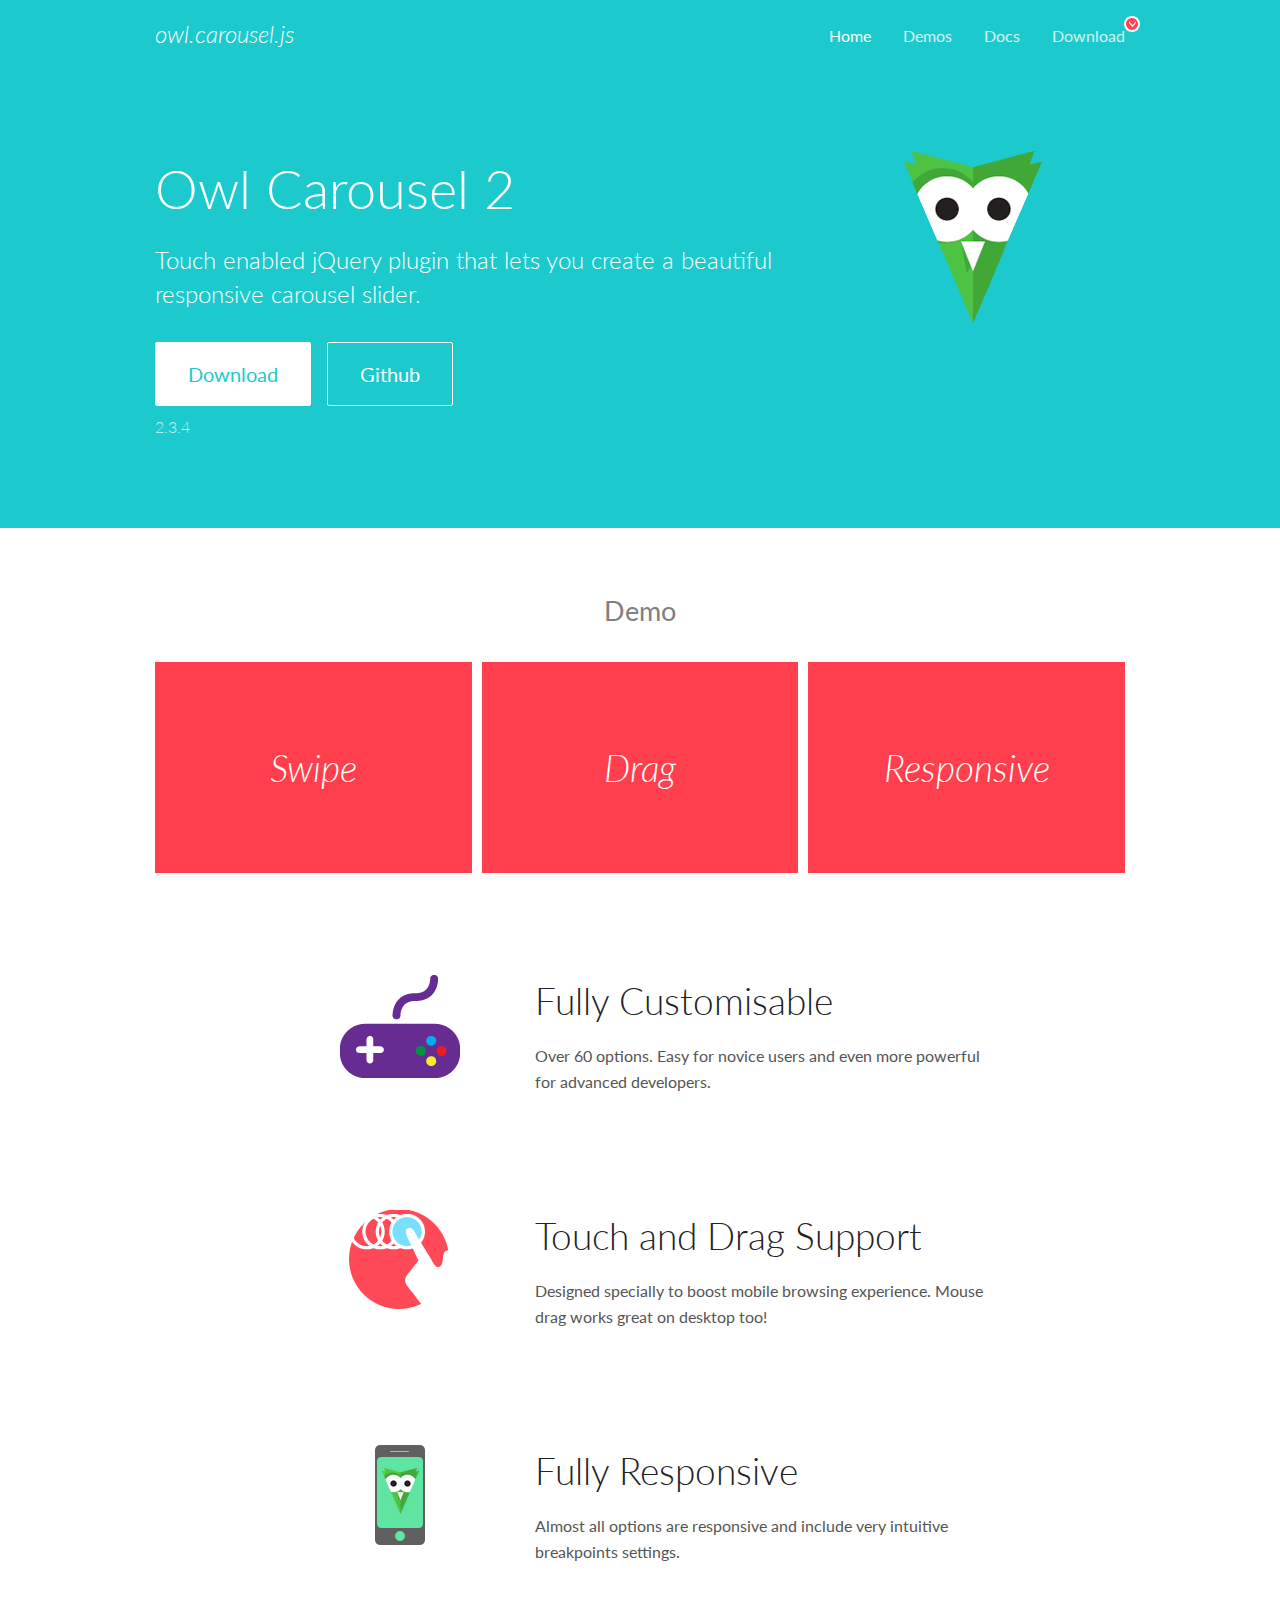
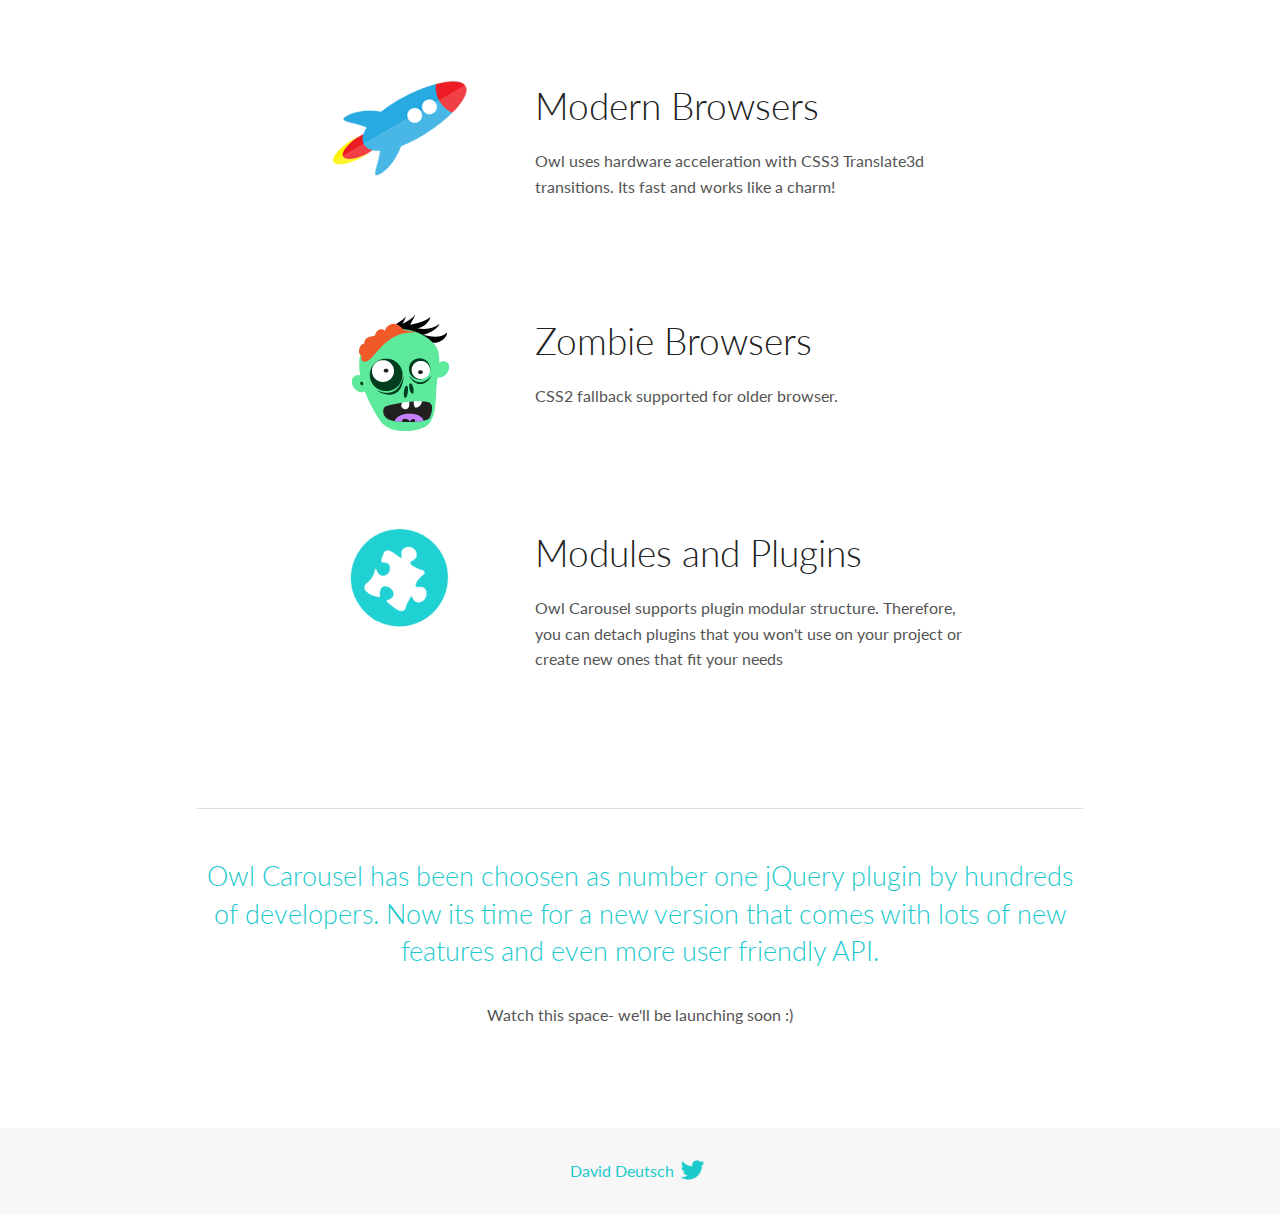
<file: OwlCarousel2-2.3.4/docs/index.html>
<!DOCTYPE html>
<html lang="en">
  <head>

    <!-- head -->
    <meta charset="utf-8">
    <meta name="msapplication-tap-highlight" content="no" />
    <meta name="viewport" content="width=device-width, initial-scale=1.0" />
    <meta name="description" content="Touch enabled jQuery plugin that lets you create beautiful responsive carousel slider.">
    <meta name="author" content="David Deutsch">
    <title>
      Home | Owl Carousel | 2.3.4
    </title>

    <!-- Stylesheets -->
    <link href='https://fonts.googleapis.com/css?family=Lato:300,400,700,400italic,300italic' rel='stylesheet' type='text/css'>
    <link rel="stylesheet" href="assets/css/docs.theme.min.css">

    <!-- Owl Stylesheets -->
    <link rel="stylesheet" href="assets/owlcarousel/assets/owl.carousel.min.css">
    <link rel="stylesheet" href="assets/owlcarousel/assets/owl.theme.default.min.css">

    <!-- HTML5 shim and Respond.js IE8 support of HTML5 elements and media queries -->

    <!--[if lt IE 9]>
      <script src="https://oss.maxcdn.com/libs/html5shiv/3.7.0/html5shiv.js"></script>
      <script src="https://oss.maxcdn.com/libs/respond.js/1.3.0/respond.min.js"></script>
    <![endif]-->

    <!-- Favicons -->
    <link rel="apple-touch-icon-precomposed" sizes="144x144" href="assets/ico/apple-touch-icon-144-precomposed.png">
    <link rel="shortcut icon" href="assets/ico/favicon.png">
    <link rel="shortcut icon" href="favicon.ico">

    <!-- Yeah i know js should not be in header. Its required for demos.-->

    <!-- javascript -->
    <script src="assets/vendors/jquery.min.js"></script>
    <script src="assets/owlcarousel/owl.carousel.js"></script>
  </head>
  <body>

    <!-- header -->
    <header class="header">
      <div class="row">
        <div class="large-12 columns">
          <div class="brand left">
            <h3>
              <a href="/OwlCarousel2/">owl.carousel.js</a> 
            </h3>
          </div>
          <a id="toggle-nav" class="right">
            <span></span> <span></span> <span></span> 
          </a> 
          <div class="nav-bar">
            <ul class="clearfix">
              <li class="active">
                <a href="/OwlCarousel2/index.html">Home</a> 
              </li>
              <li> <a href="/OwlCarousel2/demos/demos.html">Demos</a>  </li>
              <li> <a href="/OwlCarousel2/docs/started-welcome.html">Docs</a>  </li>
              <li>
                <a href="https://github.com/OwlCarousel2/OwlCarousel2/archive/2.3.4.zip">Download</a> 
                <span class="download"></span> 
              </li>
            </ul>
          </div>
        </div>
      </div>
    </header>

    <!-- home panel -->
    <section id="hero">
      <div class="row">
        <div class="large-8 medium-8 columns">
          <h1>Owl Carousel 2</h1>
          <h4>Touch enabled jQuery plugin that lets you create a beautiful responsive carousel slider.</h4>
          <a href="https://github.com/OwlCarousel2/OwlCarousel2/archive/2.3.4.zip" class="hero-button">Download</a> 
          <a href="https://github.com/OwlCarousel2/OwlCarousel2" class="hero-button outline">Github</a> 
          <p>2.3.4</p>
        </div>
        <div class="large-4 medium-4 columns">
          <img class="owl-logo" src="assets/img/owl-logo.png" alt="mr. Owl">
        </div>
      </div>
    </section>

    <!-- body -->
    <div class="home-demo">
      <div class="row">
        <div class="large-12 columns">
          <h3>Demo</h3>
          <div class="owl-carousel">
            <div class="item">
              <h2>Swipe</h2>
            </div>
            <div class="item">
              <h2>Drag</h2>
            </div>
            <div class="item">
              <h2>Responsive</h2>
            </div>
            <div class="item">
              <h2>CSS3</h2>
            </div>
            <div class="item">
              <h2>Fast</h2>
            </div>
            <div class="item">
              <h2>Easy</h2>
            </div>
            <div class="item">
              <h2>Free</h2>
            </div>
            <div class="item">
              <h2>Upgradable</h2>
            </div>
            <div class="item">
              <h2>Tons of options</h2>
            </div>
            <div class="item">
              <h2>Infinity</h2>
            </div>
            <div class="item">
              <h2>Auto Width</h2>
            </div>
          </div>
        </div>
      </div>
    </div>
    <script>
      var owl = $('.owl-carousel');
      owl.owlCarousel({
        margin: 10,
        loop: true,
        responsive: {
          0: {
            items: 1
          },
          600: {
            items: 2
          },
          1000: {
            items: 3
          }
        }
      })
    </script>

    <!-- features -->
    <div id="features">
      <div class="row">
        <div class="small-12 medium-9 small-centered columns">
          <section class="row feature">
            <div class="medium-4 small-12 columns">
              <img src="assets/img/feature-options.png" alt="">
            </div>
            <div class="medium-8 small-12 columns">
              <h2>Fully Customisable</h2>
              <p>Over 60 options. Easy for novice users and even more powerful for advanced developers.</p>
            </div>
          </section>
          <section class="row feature">
            <div class="medium-4 small-12 columns">
              <img src="assets/img/feature-drag.png" alt="">
            </div>
            <div class="medium-8 small-12 columns">
              <h2>Touch and Drag Support</h2>
              <p>Designed specially to boost mobile browsing experience. Mouse drag works great on desktop too!</p>
            </div>
          </section>
          <section class="row feature">
            <div class="medium-4 small-12 columns">
              <img src="assets/img/feature-responsive.png" alt="">
            </div>
            <div class="medium-8 small-12 columns">
              <h2>Fully Responsive</h2>
              <p>Almost all options are responsive and include very intuitive breakpoints settings.</p>
            </div>
          </section>
          <section class="row feature">
            <div class="medium-4 small-12 columns">
              <img src="assets/img/feature-modern.png" alt="">
            </div>
            <div class="medium-8 small-12 columns">
              <h2>Modern Browsers</h2>
              <p>Owl uses hardware acceleration with CSS3 Translate3d transitions. Its fast and works like a charm! </p>
            </div>
          </section>
          <section class="row feature">
            <div class="medium-4 small-12 columns">
              <img src="assets/img/feature-zombie.png" alt="">
            </div>
            <div class="medium-8 small-12 columns">
              <h2>Zombie Browsers</h2>
              <p>CSS2 fallback supported for older browser.</p>
            </div>
          </section>
          <section class="row feature">
            <div class="medium-4 small-12 columns">
              <img src="assets/img/feature-module.png" alt="">
            </div>
            <div class="medium-8 small-12 columns">
              <h2>Modules and Plugins</h2>
              <p>Owl Carousel supports plugin modular structure. Therefore, you can detach plugins that you won&#x27;t use on your project or create new ones that fit your needs</p>
            </div>
          </section>
        </div>
      </div>
    </div>

    <!-- footer -->
    <section id="teaser-text">
      <div class="row">
        <div class="small-12 medium-11 small-centered columns">
          <hr>
          <h3 id="owl-carousel-has-been-choosen-as-number-one-jquery-plugin-by-hundreds-of-developers-now-its-time-for-a-new-version-that-comes-with-lots-of-new-features-and-even-more-user-friendly-api-">Owl Carousel has been choosen as number one jQuery plugin by hundreds of developers. Now its time for a new version that comes with lots of new features and even more user friendly API.</h3>
          <p>Watch this space- we&#39;ll be launching soon :)</p>
        </div>
      </div>
    </section>

    <!-- footer -->
    <footer class="footer">
      <div class="row">
        <div class="large-12 columns">
          <h5>
            <a href="/OwlCarousel2/docs/support-contact.html">David Deutsch</a> 
            <a id="custom-tweet-button" href="https://twitter.com/share?url=https://github.com/OwlCarousel2/OwlCarousel2&text=Owl Carousel - This is so awesome! " target="_blank"></a> 
          </h5>
        </div>
      </div>
    </footer>

    <!-- vendors -->
    <script src="assets/vendors/highlight.js"></script>
    <script src="assets/js/app.js"></script>
  </body>
</html>
</file>
